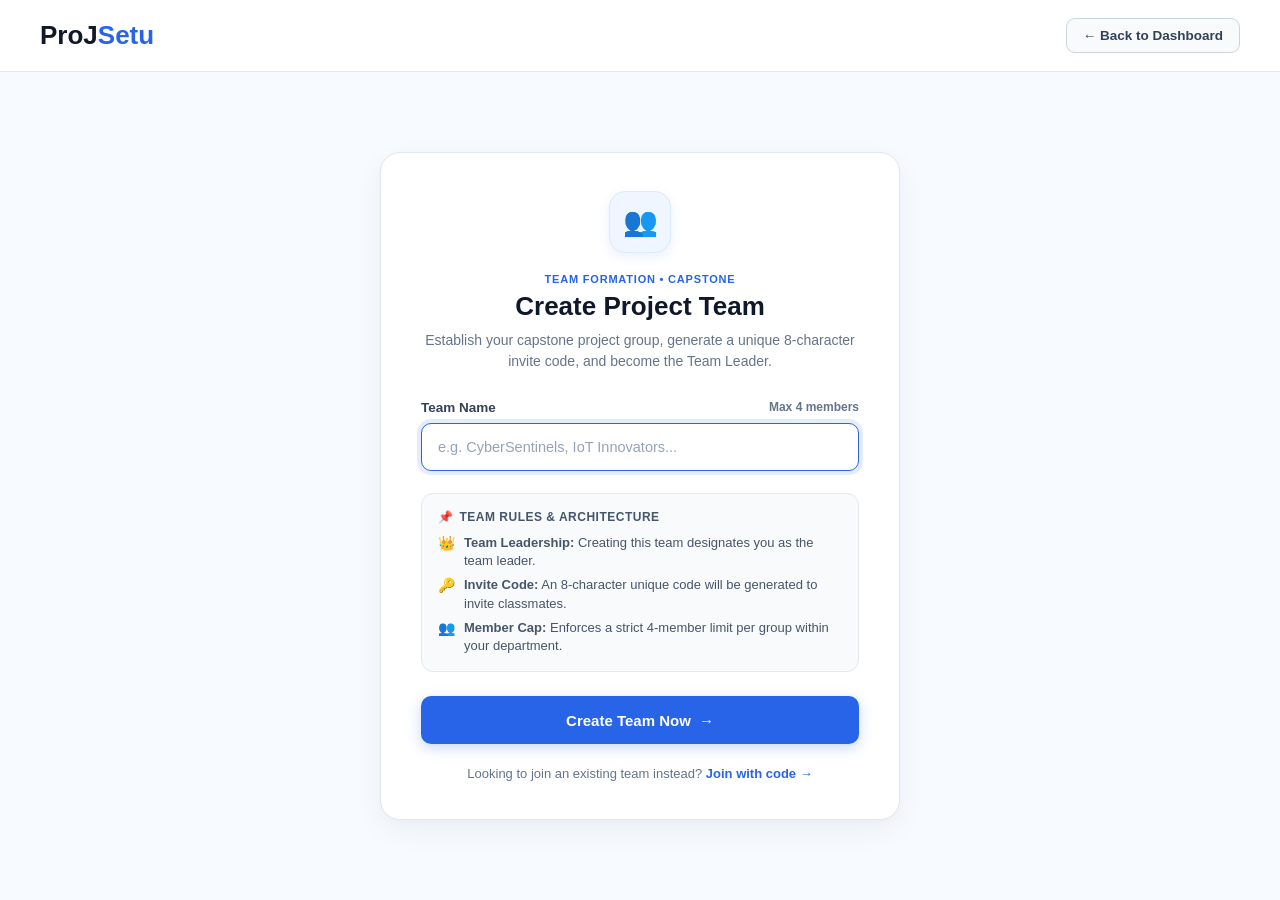
<file: src/main/resources/static/create-team.html>
<!DOCTYPE html>
<html lang="en">
<head>
    <meta charset="UTF-8">
    <meta name="viewport" content="width=device-width, initial-scale=1.0">
    <title>ProJSetu - Create Project Team</title>
    <link rel="stylesheet" href="css/create-team.css?v=2">
</head>
<body>

<!-- Top Navigation -->
<nav class="top-nav">
    <a href="dashboard.html" class="logo">
        ProJ<span>Setu</span>
    </a>

    <a href="dashboard.html" class="nav-back-btn">
        ← Back to Dashboard
    </a>
</nav>

<!-- Page Content -->
<main class="page-wrapper">
    <div class="form-card">

        <div class="card-top">
            <div class="card-icon-box">
                👥
            </div>
            <span class="badge-tag">TEAM FORMATION • CAPSTONE</span>
            <h1>Create Project Team</h1>
            <p>Establish your capstone project group, generate a unique 8-character invite code, and become the Team Leader.</p>
        </div>

        <form id="createTeamForm" onsubmit="handleCreateTeamSubmit(event)">
            <div class="form-group">
                <label for="teamName" class="form-label">
                    <span>Team Name</span>
                    <span class="label-hint">Max 4 members</span>
                </label>
                <input
                    type="text"
                    id="teamName"
                    class="form-input"
                    placeholder="e.g. CyberSentinels, IoT Innovators..."
                    required
                    autofocus
                    autocomplete="off"
                />
            </div>

            <div class="rules-box">
                <div class="rules-title">
                    <span>📌</span> Team Rules & Architecture
                </div>
                <div class="rule-item">
                    <span>👑</span>
                    <div><strong>Team Leadership:</strong> Creating this team designates you as the team leader.</div>
                </div>
                <div class="rule-item">
                    <span>🔑</span>
                    <div><strong>Invite Code:</strong> An 8-character unique code will be generated to invite classmates.</div>
                </div>
                <div class="rule-item">
                    <span>👥</span>
                    <div><strong>Member Cap:</strong> Enforces a strict 4-member limit per group within your department.</div>
                </div>
            </div>

            <button type="submit" class="btn-submit" id="createBtn">
                <span>Create Team Now</span>
                <span>→</span>
            </button>

            <!-- Message Alert -->
            <div id="messageBox" class="alert-box">
                <span id="messageIcon">⚠️</span>
                <span id="messageText"></span>
            </div>
        </form>

        <div class="card-footer-note">
            Looking to join an existing team instead?
            <a href="join-team.html">Join with code →</a>
        </div>

    </div>
</main>

<script src="js/create-team.js?v=2"></script>
</body>
</html>
</file>
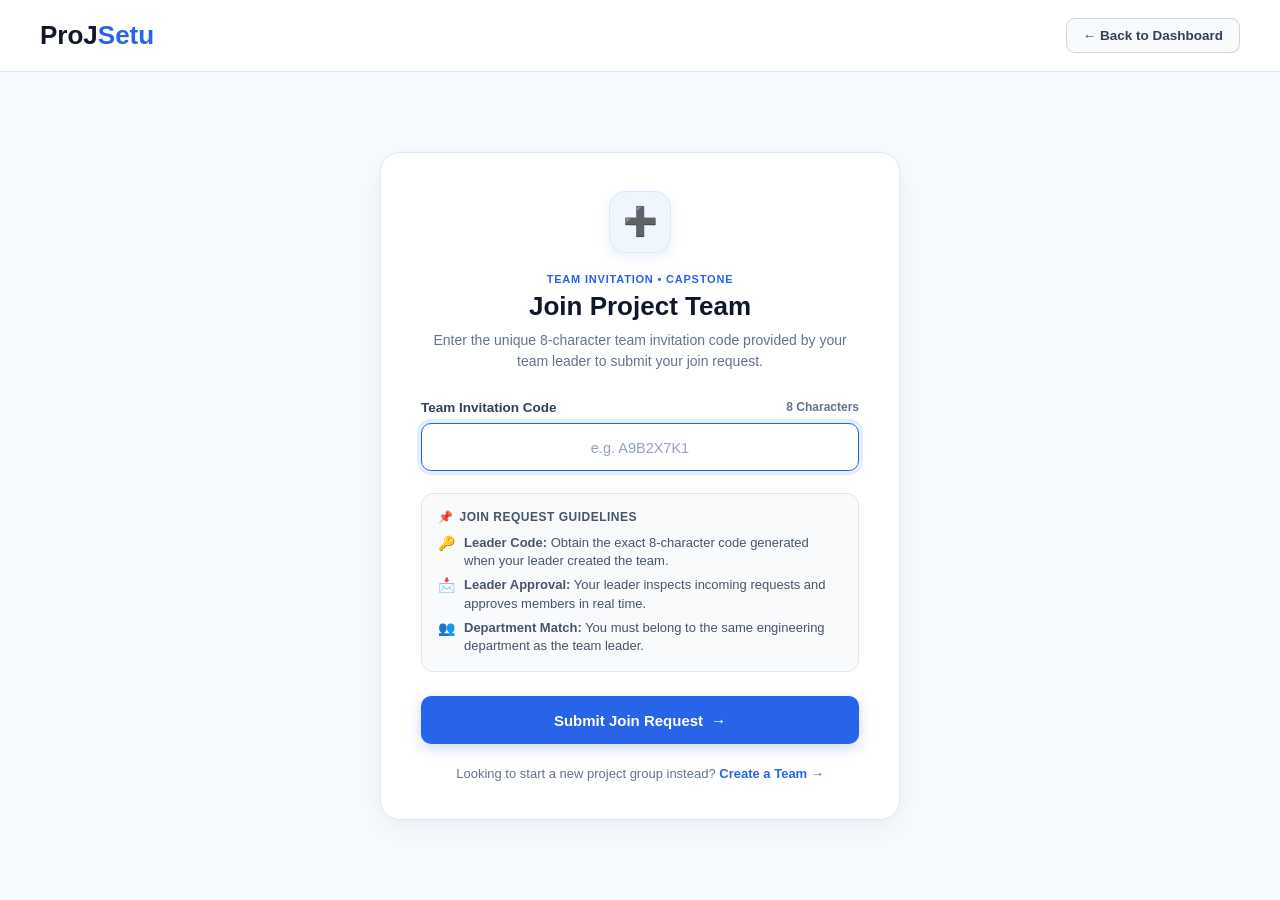
<file: src/main/resources/static/join-team.html>
<!DOCTYPE html>
<html lang="en">
<head>
    <meta charset="UTF-8">
    <meta name="viewport" content="width=device-width, initial-scale=1.0">
    <title>ProJSetu - Join Project Team</title>
    <link rel="stylesheet" href="css/join-team.css?v=2">
</head>
<body>

<!-- Top Navigation -->
<nav class="top-nav">
    <a href="dashboard.html" class="logo">
        ProJ<span>Setu</span>
    </a>

    <a href="dashboard.html" class="nav-back-btn">
        ← Back to Dashboard
    </a>
</nav>

<!-- Page Content -->
<main class="page-wrapper">
    <div class="form-card">

        <div class="card-top">
            <div class="card-icon-box">
                ➕
            </div>
            <span class="badge-tag">TEAM INVITATION • CAPSTONE</span>
            <h1>Join Project Team</h1>
            <p>Enter the unique 8-character team invitation code provided by your team leader to submit your join request.</p>
        </div>

        <form id="joinTeamForm" onsubmit="handleJoinTeamSubmit(event)">
            <div class="form-group">
                <label for="teamCode" class="form-label">
                    <span>Team Invitation Code</span>
                    <span class="label-hint">8 Characters</span>
                </label>
                <input
                    type="text"
                    id="teamCode"
                    class="form-input code-input"
                    placeholder="e.g. A9B2X7K1"
                    maxlength="10"
                    required
                    autofocus
                    autocomplete="off"
                    oninput="this.value = this.value.toUpperCase()"
                />
            </div>

            <div class="rules-box">
                <div class="rules-title">
                    <span>📌</span> Join Request Guidelines
                </div>
                <div class="rule-item">
                    <span>🔑</span>
                    <div><strong>Leader Code:</strong> Obtain the exact 8-character code generated when your leader created the team.</div>
                </div>
                <div class="rule-item">
                    <span>📩</span>
                    <div><strong>Leader Approval:</strong> Your leader inspects incoming requests and approves members in real time.</div>
                </div>
                <div class="rule-item">
                    <span>👥</span>
                    <div><strong>Department Match:</strong> You must belong to the same engineering department as the team leader.</div>
                </div>
            </div>

            <button type="submit" class="btn-submit" id="joinBtn">
                <span>Submit Join Request</span>
                <span>→</span>
            </button>

            <!-- Message Alert -->
            <div id="messageBox" class="alert-box">
                <span id="messageIcon">⚠️</span>
                <span id="messageText"></span>
            </div>
        </form>

        <div class="card-footer-note">
            Looking to start a new project group instead?
            <a href="create-team.html">Create a Team →</a>
        </div>

    </div>
</main>

<script src="js/join-team.js?v=2"></script>
</body>
</html>
</file>
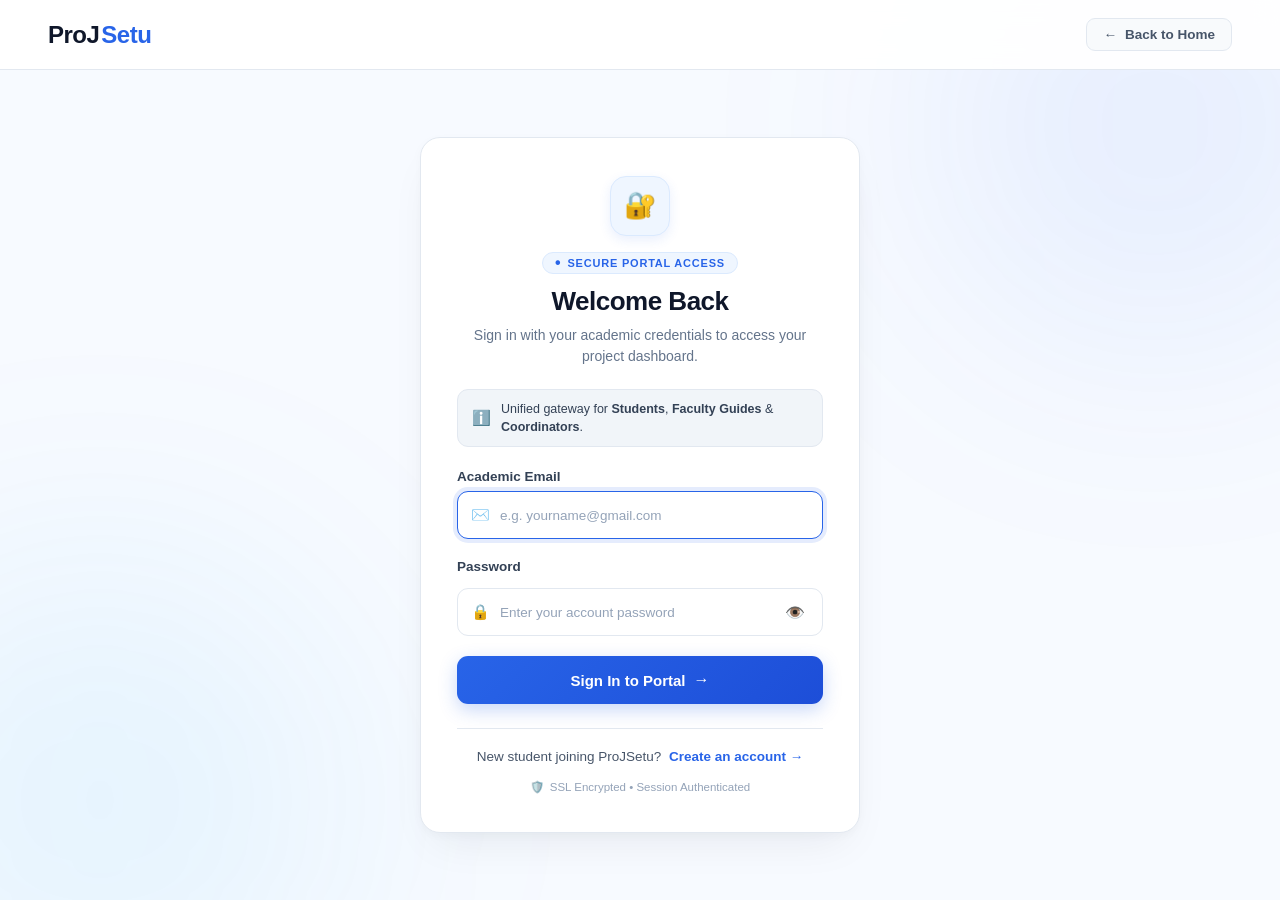
<file: src/main/resources/static/login.html>
<!DOCTYPE html>
<html lang="en">
<head>
    <meta charset="UTF-8">
    <meta name="viewport" content="width=device-width, initial-scale=1.0">
    <title>ProJSetu - Unified Portal Login</title>
    <!-- Favicon / Fonts -->
    <link rel="stylesheet" href="css/login.css?v=2">
</head>
<body>

    <!-- Background Ambient Glow -->
    <div class="ambient-glow glow-1"></div>
    <div class="ambient-glow glow-2"></div>

    <!-- Top Navigation -->
    <header class="top-nav">
        <a href="index.html" class="logo">
            ProJ<span>Setu</span>
        </a>
        <a href="index.html" class="nav-back-link">
            <span>←</span> Back to Home
        </a>
    </header>

    <!-- Main Container -->
    <main class="page-wrapper">
        <div class="login-card">

            <!-- Card Header -->
            <div class="card-header">
                <div class="header-icon-box">
                    🔐
                </div>
                <div class="badge-chip">
                    <span>•</span> SECURE PORTAL ACCESS
                </div>
                <h1>Welcome Back</h1>
                <p>Sign in with your academic credentials to access your project dashboard.</p>
            </div>

            <!-- Role Indicator Pill -->
            <div class="role-pill-info">
                <span class="role-pill-icon">ℹ️</span>
                <span class="role-pill-text">Unified gateway for <strong>Students</strong>, <strong>Faculty Guides</strong> &amp; <strong>Coordinators</strong>.</span>
            </div>

            <!-- Alert Message Box -->
            <div id="message" class="alert-box" style="display: none;" role="alert"></div>

            <!-- Login Form -->
            <form id="loginForm" autocomplete="on">

                <!-- Email Input -->
                <div class="form-group">
                    <label for="email" class="form-label">
                        <span>Academic Email</span>
                    </label>
                    <div class="input-wrapper">
                        <span class="input-icon">✉️</span>
                        <input
                            type="email"
                            id="email"
                            name="email"
                            placeholder="e.g. yourname@gmail.com"
                            required
                            autocomplete="username"
                            autofocus
                        >
                    </div>
                </div>

                <!-- Password Input -->
                <div class="form-group">
                    <div class="label-row">
                        <label for="password" class="form-label">Password</label>
                    </div>
                    <div class="input-wrapper">
                        <span class="input-icon">🔒</span>
                        <input
                            type="password"
                            id="password"
                            name="password"
                            placeholder="Enter your account password"
                            required
                            autocomplete="current-password"
                        >
                        <button type="button" id="togglePasswordBtn" class="toggle-pwd-btn" title="Toggle password visibility" aria-label="Toggle password visibility">
                            👁️
                        </button>
                    </div>
                </div>

                <!-- Submit Button -->
                <button type="submit" id="submitBtn" class="login-btn">
                    <span class="btn-text">Sign In to Portal</span>
                    <span class="btn-arrow">→</span>
                    <span class="btn-spinner" style="display: none;"></span>
                </button>

            </form>

            <!-- Card Footer Switch -->
            <div class="card-footer">
                <p class="register-text">
                    New student joining ProJSetu?
                    <a href="register.html" class="register-link">Create an account →</a>
                </p>
            </div>

            <!-- Security Badge -->
            <div class="security-note">
                <span>🛡️</span> SSL Encrypted • Session Authenticated
            </div>

        </div>
    </main>

    <!-- JavaScript -->
    <script src="js/login.js?v=2"></script>
</body>
</html>
</file>
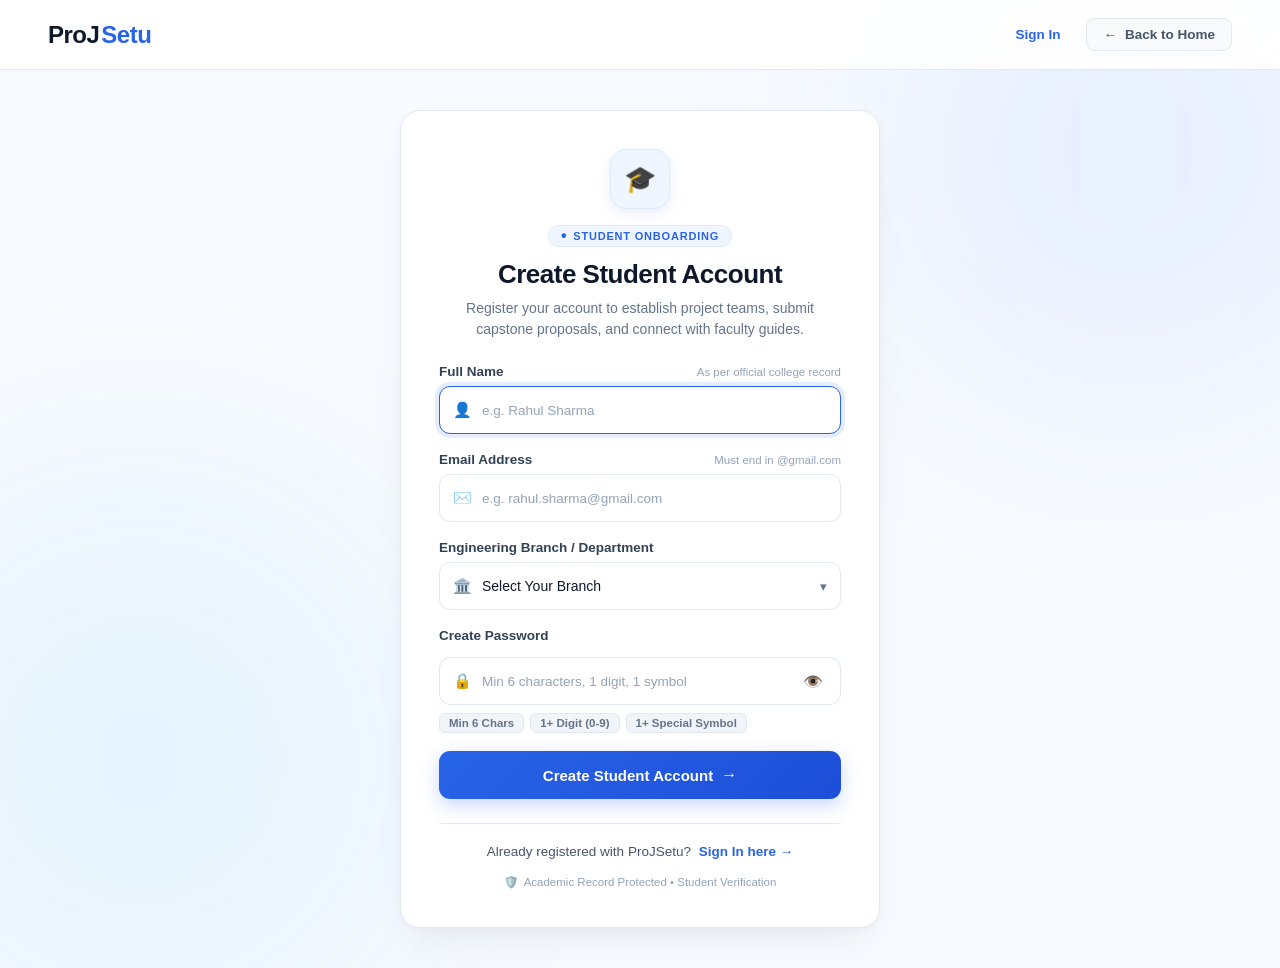
<file: src/main/resources/static/register.html>
<!DOCTYPE html>
<html lang="en">
<head>
    <meta charset="UTF-8">
    <meta name="viewport" content="width=device-width, initial-scale=1.0">
    <title>ProJSetu - Student Registration</title>
    <link rel="stylesheet" href="css/register.css?v=2">
</head>
<body>

    <!-- Background Ambient Glow -->
    <div class="ambient-glow glow-1"></div>
    <div class="ambient-glow glow-2"></div>

    <!-- Top Navigation -->
    <header class="top-nav">
        <a href="index.html" class="logo">
            ProJ<span>Setu</span>
        </a>
        <div class="nav-actions">
            <a href="login.html" class="nav-login-link">
                Sign In
            </a>
            <a href="index.html" class="nav-back-link">
                <span>←</span> Back to Home
            </a>
        </div>
    </header>

    <!-- Main Container -->
    <main class="page-wrapper">
        <div class="register-card">

            <!-- Card Header -->
            <div class="card-header">
                <div class="header-icon-box">
                    🎓
                </div>
                <div class="badge-chip">
                    <span>•</span> STUDENT ONBOARDING
                </div>
                <h1>Create Student Account</h1>
                <p>Register your account to establish project teams, submit capstone proposals, and connect with faculty guides.</p>
            </div>

            <!-- Alert Message Box -->
            <div id="message" class="alert-box" style="display: none;" role="alert"></div>

            <!-- Registration Form -->
            <form id="registerForm" autocomplete="on">

                <!-- Full Name Input -->
                <div class="form-group">
                    <label for="fullName" class="form-label">
                        <span>Full Name</span>
                        <span class="label-hint">As per official college record</span>
                    </label>
                    <div class="input-wrapper">
                        <span class="input-icon">👤</span>
                        <input
                            type="text"
                            id="fullName"
                            name="fullName"
                            placeholder="e.g. Rahul Sharma"
                            required
                            autocomplete="name"
                            autofocus
                        >
                    </div>
                </div>

                <!-- Academic Email Input -->
                <div class="form-group">
                    <label for="email" class="form-label">
                        <span>Email Address</span>
                        <span class="label-hint">Must end in @gmail.com</span>
                    </label>
                    <div class="input-wrapper">
                        <span class="input-icon">✉️</span>
                        <input
                            type="email"
                            id="email"
                            name="email"
                            placeholder="e.g. rahul.sharma@gmail.com"
                            required
                            autocomplete="email"
                        >
                    </div>
                </div>

                <!-- Engineering Branch Dropdown -->
                <div class="form-group">
                    <label for="department" class="form-label">
                        <span>Engineering Branch / Department</span>
                    </label>
                    <div class="input-wrapper select-wrapper">
                        <span class="input-icon">🏛️</span>
                        <select id="department" name="department" required>
                            <option value="" disabled selected>Select Your Branch</option>
                            <option value="CSE">CSE - Computer Science &amp; Engineering</option>
                            <option value="IT">IT - Information Technology</option>
                            <option value="AIML">AIML - Artificial Intelligence &amp; ML</option>
                            <option value="AIDS">AIDS - AI &amp; Data Science</option>
                            <option value="DS">DS - Data Science</option>
                            <option value="ETC">ETC - Electronics &amp; Telecommunication</option>
                            <option value="EE">EE - Electrical Engineering</option>
                            <option value="MECH">MECH - Mechanical Engineering</option>
                            <option value="CIVIL">CIVIL - Civil Engineering</option>
                        </select>
                        <span class="select-chevron">▾</span>
                    </div>
                </div>

                <!-- Password Input -->
                <div class="form-group">
                    <div class="label-row">
                        <label for="password" class="form-label">Create Password</label>
                    </div>
                    <div class="input-wrapper">
                        <span class="input-icon">🔒</span>
                        <input
                            type="password"
                            id="password"
                            name="password"
                            placeholder="Min 6 characters, 1 digit, 1 symbol"
                            required
                            autocomplete="new-password"
                        >
                        <button type="button" id="togglePasswordBtn" class="toggle-pwd-btn" title="Toggle password visibility" aria-label="Toggle password visibility">
                            👁️
                        </button>
                    </div>

                    <!-- Password Policy Badges -->
                    <div class="password-rules" id="passwordRules">
                        <span class="rule-chip" id="ruleLen">Min 6 Chars</span>
                        <span class="rule-chip" id="ruleDigit">1+ Digit (0-9)</span>
                        <span class="rule-chip" id="ruleSpecial">1+ Special Symbol</span>
                    </div>
                </div>

                <!-- Submit Button -->
                <button type="submit" id="registerBtn" class="register-btn">
                    <span class="btn-text">Create Student Account</span>
                    <span class="btn-arrow">→</span>
                    <span class="btn-spinner" style="display: none;"></span>
                </button>

            </form>

            <!-- Card Footer Switch -->
            <div class="card-footer">
                <p class="login-link-text">
                    Already registered with ProJSetu?
                    <a href="login.html" class="login-nav-link">Sign In here →</a>
                </p>
            </div>

            <!-- Security Badge -->
            <div class="security-note">
                <span>🛡️</span> Academic Record Protected • Student Verification
            </div>

        </div>
    </main>

    <!-- JavaScript -->
    <script src="js/register.js?v=2"></script>
</body>
</html>
</file>
<file: src/main/resources/static/css/create-team.css>
/* =====================================================
   PROJSETU - CREATE TEAM PAGE STYLESHEET
   Matching Royal Navy & Glassmorphic Dashboard Design System
   ===================================================== */

* {
    margin: 0;
    padding: 0;
    box-sizing: border-box;
}

body {
    font-family: Arial, Helvetica, sans-serif;
    background: #f7faff;
    color: #0f172a;
    min-height: 100vh;
    display: flex;
    flex-direction: column;
}

/* =====================================================
   TOP NAVIGATION BAR
   ===================================================== */
.top-nav {
    display: flex;
    align-items: center;
    justify-content: space-between;
    padding: 18px 40px;
    background: #ffffff;
    border-bottom: 1px solid #e5eaf2;
}

.logo {
    font-size: 26px;
    font-weight: 800;
    color: #111827;
    text-decoration: none;
}

.logo span {
    color: #2864e8;
}

.nav-back-btn {
    display: inline-flex;
    align-items: center;
    gap: 8px;
    padding: 9px 16px;
    background: #f8fafc;
    border: 1px solid #cbd5e1;
    border-radius: 9px;
    color: #334155;
    font-size: 13.5px;
    font-weight: 700;
    text-decoration: none;
    transition: 0.2s ease;
}

.nav-back-btn:hover {
    background: #f1f5f9;
    border-color: #94a3b8;
    color: #0f172a;
    transform: translateY(-1px);
}

/* =====================================================
   MAIN CARD CONTAINER
   ===================================================== */
.page-wrapper {
    flex: 1;
    display: flex;
    align-items: center;
    justify-content: center;
    padding: 40px 20px;
}

.form-card {
    width: 100%;
    max-width: 520px;
    background: #ffffff;
    border: 1px solid #e2e8f0;
    border-radius: 20px;
    padding: 38px 40px;
    box-shadow: 0 10px 30px rgba(15, 23, 42, 0.05), 0 2px 8px rgba(15, 23, 42, 0.02);
}

/* =====================================================
   HEADER & ICON
   ===================================================== */
.card-top {
    text-align: center;
    margin-bottom: 28px;
}

.card-icon-box {
    width: 62px;
    height: 62px;
    margin: 0 auto 16px;
    background: #eff6ff;
    border: 1px solid #dbeafe;
    border-radius: 16px;
    display: flex;
    align-items: center;
    justify-content: center;
    font-size: 28px;
    color: #2563eb;
    box-shadow: 0 4px 12px rgba(37, 99, 235, 0.1);
}

.badge-tag {
    display: inline-block;
    color: #2563eb;
    font-size: 11px;
    font-weight: 800;
    letter-spacing: 0.8px;
    text-transform: uppercase;
    margin-bottom: 6px;
}

.card-top h1 {
    font-size: 26px;
    font-weight: 800;
    color: #0f172a;
    margin-bottom: 8px;
}

.card-top p {
    font-size: 14px;
    color: #64748b;
    line-height: 1.5;
}

/* =====================================================
   FORM CONTROLS
   ===================================================== */
.form-group {
    margin-bottom: 22px;
}

.form-label {
    display: flex;
    justify-content: space-between;
    align-items: center;
    font-size: 13.5px;
    font-weight: 700;
    color: #334155;
    margin-bottom: 8px;
}

.label-hint {
    font-size: 12px;
    font-weight: 600;
    color: #64748b;
}

.form-input {
    width: 100%;
    height: 48px;
    padding: 12px 16px;
    font-size: 14.5px;
    color: #0f172a;
    background: #ffffff;
    border: 1.5px solid #cbd5e1;
    border-radius: 10px;
    outline: none;
    transition: 0.2s ease;
}

.form-input:focus {
    border-color: #2864e8;
    box-shadow: 0 0 0 4px rgba(40, 100, 232, 0.12);
}

.form-input::placeholder {
    color: #94a3b8;
}

/* =====================================================
   RULES CHECKLIST BOX
   ===================================================== */
.rules-box {
    background: #f8fafc;
    border: 1px solid #e2e8f0;
    border-radius: 12px;
    padding: 16px;
    margin-bottom: 24px;
}

.rules-title {
    font-size: 12px;
    font-weight: 800;
    color: #475569;
    text-transform: uppercase;
    letter-spacing: 0.5px;
    margin-bottom: 10px;
    display: flex;
    align-items: center;
    gap: 6px;
}

.rule-item {
    display: flex;
    align-items: flex-start;
    gap: 9px;
    font-size: 13px;
    color: #475569;
    margin-bottom: 6px;
    line-height: 1.4;
}

.rule-item:last-child {
    margin-bottom: 0;
}

.rule-item span {
    font-size: 14px;
    flex-shrink: 0;
}

/* =====================================================
   SUBMIT BUTTON & ACTIONS
   ===================================================== */
.btn-submit {
    width: 100%;
    height: 48px;
    background: #2864e8;
    color: #ffffff;
    border: none;
    border-radius: 10px;
    font-size: 15px;
    font-weight: 700;
    cursor: pointer;
    display: flex;
    align-items: center;
    justify-content: center;
    gap: 8px;
    transition: 0.2s ease;
    box-shadow: 0 4px 14px rgba(40, 100, 232, 0.25);
}

.btn-submit:hover:not(:disabled) {
    background: #1d4ed8;
    transform: translateY(-1px);
    box-shadow: 0 6px 18px rgba(40, 100, 232, 0.35);
}

.btn-submit:disabled {
    opacity: 0.6;
    cursor: not-allowed;
    transform: none;
}

/* =====================================================
   STATUS & ALERT MESSAGES
   ===================================================== */
.alert-box {
    margin-top: 18px;
    padding: 12px 16px;
    border-radius: 10px;
    font-size: 13.5px;
    font-weight: 600;
    display: none;
    align-items: center;
    gap: 10px;
}

.alert-box.alert-error {
    display: flex;
    background: #fee2e2;
    border: 1px solid #fecaca;
    color: #b91c1c;
}

.alert-box.alert-success {
    display: flex;
    background: #dcfce7;
    border: 1px solid #bbf7d0;
    color: #15803d;
}

/* Footer note */
.card-footer-note {
    text-align: center;
    margin-top: 22px;
    font-size: 13px;
    color: #64748b;
}

.card-footer-note a {
    color: #2864e8;
    font-weight: 700;
    text-decoration: none;
}

.card-footer-note a:hover {
    text-decoration: underline;
}
</file>
<file: src/main/resources/static/css/join-team.css>
/* =====================================================
   PROJSETU - JOIN TEAM PAGE STYLESHEET
   Matching Royal Navy & Glassmorphic Dashboard Design System
   ===================================================== */
@import url('create-team.css');

/* Customizations for Join Team Code Input */
.code-input {
    font-family: monospace;
    font-size: 18px !important;
    font-weight: 700 !important;
    letter-spacing: 3px !important;
    text-transform: uppercase !important;
    text-align: center;
}

.code-input::placeholder {
    letter-spacing: normal;
    text-transform: none;
    font-family: Arial, sans-serif;
    font-size: 14.5px;
    font-weight: normal;
}
</file>
<file: src/main/resources/static/css/login.css>
/* =====================================================
   PROJSETU - UNIFIED LOGIN STYLESHEET
   Royal Navy & Glassmorphic Design System
   ===================================================== */

:root {
    --primary: #2864e8;
    --primary-hover: #1d4ed8;
    --primary-light: #eff6ff;
    --primary-border: #dbeafe;
    --slate-900: #0f172a;
    --slate-800: #1e293b;
    --slate-700: #334155;
    --slate-600: #475569;
    --slate-500: #64748b;
    --slate-400: #94a3b8;
    --slate-200: #e2e8f0;
    --slate-100: #f1f5f9;
    --slate-50: #f8fafc;
    --card-bg: #ffffff;
    --danger-bg: #fef2f2;
    --danger-border: #fecaca;
    --danger-text: #b91c1c;
    --success-bg: #ecfdf5;
    --success-border: #a7f3d0;
    --success-text: #065f46;
}

* {
    margin: 0;
    padding: 0;
    box-sizing: border-box;
}

body {
    font-family: -apple-system, BlinkMacSystemFont, "Segoe UI", Roboto, "Helvetica Neue", Arial, sans-serif;
    background: #f7faff;
    color: var(--slate-800);
    min-height: 100vh;
    display: flex;
    flex-direction: column;
    position: relative;
    overflow-x: hidden;
}

/* =====================================================
   BACKGROUND AMBIENT GLOWS
   ===================================================== */
.ambient-glow {
    position: fixed;
    border-radius: 50%;
    filter: blur(120px);
    pointer-events: none;
    z-index: 0;
}

.glow-1 {
    width: 450px;
    height: 450px;
    top: -100px;
    right: -100px;
    background: rgba(40, 100, 232, 0.08);
}

.glow-2 {
    width: 500px;
    height: 500px;
    bottom: -150px;
    left: -150px;
    background: rgba(14, 165, 233, 0.07);
}

/* =====================================================
   TOP NAVIGATION
   ===================================================== */
.top-nav {
    display: flex;
    align-items: center;
    justify-content: space-between;
    padding: 18px 48px;
    background: rgba(255, 255, 255, 0.92);
    backdrop-filter: blur(12px);
    border-bottom: 1px solid var(--slate-200);
    position: relative;
    z-index: 10;
}

.logo {
    font-size: 24px;
    font-weight: 800;
    color: var(--slate-900);
    text-decoration: none;
    letter-spacing: -0.5px;
    display: flex;
    align-items: center;
    gap: 2px;
}

.logo span {
    color: var(--primary);
}

.nav-back-link {
    display: inline-flex;
    align-items: center;
    gap: 8px;
    padding: 8px 16px;
    background: var(--slate-50);
    border: 1px solid var(--slate-200);
    border-radius: 9px;
    color: var(--slate-600);
    font-size: 13.5px;
    font-weight: 600;
    text-decoration: none;
    transition: all 0.2s ease;
}

.nav-back-link:hover {
    background: #ffffff;
    border-color: var(--slate-400);
    color: var(--slate-900);
    transform: translateY(-1px);
    box-shadow: 0 2px 6px rgba(15, 23, 42, 0.04);
}

/* =====================================================
   PAGE WRAPPER & CARD
   ===================================================== */
.page-wrapper {
    flex: 1;
    display: flex;
    align-items: center;
    justify-content: center;
    padding: 40px 20px;
    position: relative;
    z-index: 1;
}

.login-card {
    width: 100%;
    max-width: 440px;
    background: var(--card-bg);
    border: 1px solid var(--slate-200);
    border-radius: 20px;
    padding: 38px 36px;
    box-shadow:
        0 20px 45px -15px rgba(15, 23, 42, 0.08),
        0 4px 12px rgba(15, 23, 42, 0.03);
    animation: cardAppear 0.4s cubic-bezier(0.16, 1, 0.3, 1) forwards;
}

@keyframes cardAppear {
    from {
        opacity: 0;
        transform: translateY(14px);
    }
    to {
        opacity: 1;
        transform: translateY(0);
    }
}

/* =====================================================
   CARD HEADER
   ===================================================== */
.card-header {
    text-align: center;
    margin-bottom: 22px;
}

.header-icon-box {
    width: 60px;
    height: 60px;
    margin: 0 auto 16px;
    background: var(--primary-light);
    border: 1px solid var(--primary-border);
    border-radius: 16px;
    display: flex;
    align-items: center;
    justify-content: center;
    font-size: 26px;
    box-shadow: 0 4px 12px rgba(40, 100, 232, 0.1);
}

.badge-chip {
    display: inline-flex;
    align-items: center;
    gap: 6px;
    background: var(--primary-light);
    color: var(--primary);
    font-size: 11px;
    font-weight: 700;
    letter-spacing: 0.8px;
    text-transform: uppercase;
    padding: 4px 12px;
    border-radius: 20px;
    margin-bottom: 12px;
    border: 1px solid var(--primary-border);
}

.badge-chip span {
    font-size: 16px;
    line-height: 0;
}

.card-header h1 {
    font-size: 26px;
    font-weight: 800;
    color: var(--slate-900);
    letter-spacing: -0.5px;
    margin-bottom: 8px;
}

.card-header p {
    font-size: 14px;
    color: var(--slate-500);
    line-height: 1.5;
}

/* =====================================================
   ROLE PILL INFO
   ===================================================== */
.role-pill-info {
    display: flex;
    align-items: center;
    gap: 10px;
    background: #f1f5f9;
    border: 1px solid var(--slate-200);
    padding: 10px 14px;
    border-radius: 11px;
    margin-bottom: 22px;
    font-size: 12.5px;
    color: var(--slate-700);
    line-height: 1.45;
}

.role-pill-icon {
    font-size: 15px;
    flex-shrink: 0;
}

/* =====================================================
   ALERT / MESSAGE BOX
   ===================================================== */
.alert-box {
    padding: 12px 16px;
    border-radius: 11px;
    font-size: 13.5px;
    font-weight: 500;
    line-height: 1.45;
    margin-bottom: 20px;
    animation: fadeIn 0.2s ease-in-out;
}

.alert-box.alert-error {
    background: var(--danger-bg);
    border: 1px solid var(--danger-border);
    color: var(--danger-text);
}

.alert-box.alert-success {
    background: var(--success-bg);
    border: 1px solid var(--success-border);
    color: var(--success-text);
}

@keyframes fadeIn {
    from { opacity: 0; transform: translateY(-4px); }
    to { opacity: 1; transform: translateY(0); }
}

/* =====================================================
   FORM & INPUTS
   ===================================================== */
.form-group {
    margin-bottom: 20px;
}

.form-label {
    display: block;
    font-size: 13.5px;
    font-weight: 600;
    color: var(--slate-700);
    margin-bottom: 7px;
}

.label-row {
    display: flex;
    align-items: center;
    justify-content: space-between;
    margin-bottom: 7px;
}

.input-wrapper {
    position: relative;
    display: flex;
    align-items: center;
}

.input-icon {
    position: absolute;
    left: 14px;
    font-size: 15px;
    color: var(--slate-400);
    pointer-events: none;
    z-index: 2;
    display: flex;
    align-items: center;
    justify-content: center;
}

.input-wrapper input {
    width: 100%;
    height: 48px;
    padding: 0 14px 0 42px;
    background: #ffffff;
    border: 1.5px solid var(--slate-200);
    border-radius: 11px;
    font-size: 14px;
    color: var(--slate-900);
    outline: none;
    transition: all 0.2s ease;
}

.input-wrapper input::placeholder {
    color: var(--slate-400);
    font-size: 13.5px;
}

.input-wrapper input:hover {
    border-color: var(--slate-400);
}

.input-wrapper input:focus {
    border-color: var(--primary);
    box-shadow: 0 0 0 4px rgba(40, 100, 232, 0.12);
    background: #ffffff;
}

/* Password Toggle */
.toggle-pwd-btn {
    position: absolute;
    right: 12px;
    background: none;
    border: none;
    font-size: 16px;
    cursor: pointer;
    color: var(--slate-500);
    padding: 6px;
    border-radius: 6px;
    display: flex;
    align-items: center;
    justify-content: center;
    transition: background 0.15s ease;
}

.toggle-pwd-btn:hover {
    background: var(--slate-100);
}

/* =====================================================
   SUBMIT BUTTON
   ===================================================== */
.login-btn {
    width: 100%;
    height: 48px;
    background: linear-gradient(135deg, #2864e8 0%, #1d4ed8 100%);
    border: none;
    border-radius: 11px;
    color: #ffffff;
    font-size: 15px;
    font-weight: 700;
    cursor: pointer;
    display: flex;
    align-items: center;
    justify-content: center;
    gap: 8px;
    box-shadow: 0 6px 18px rgba(40, 100, 232, 0.25);
    transition: all 0.2s ease;
    margin-top: 6px;
}

.login-btn:hover {
    background: linear-gradient(135deg, #2256c9 0%, #1742be 100%);
    transform: translateY(-1.5px);
    box-shadow: 0 8px 24px rgba(40, 100, 232, 0.32);
}

.login-btn:active {
    transform: translateY(0);
}

.login-btn:disabled {
    opacity: 0.7;
    cursor: not-allowed;
    transform: none !important;
}

.btn-arrow {
    font-size: 16px;
    transition: transform 0.2s ease;
}

.login-btn:hover .btn-arrow {
    transform: translateX(3px);
}

/* Spinner */
.btn-spinner {
    width: 18px;
    height: 18px;
    border: 2px solid rgba(255, 255, 255, 0.3);
    border-top-color: #ffffff;
    border-radius: 50%;
    animation: spin 0.7s linear infinite;
}

@keyframes spin {
    to { transform: rotate(360deg); }
}

/* =====================================================
   CARD FOOTER
   ===================================================== */
.card-footer {
    margin-top: 24px;
    padding-top: 20px;
    border-top: 1px solid var(--slate-200);
    text-align: center;
}

.register-text {
    font-size: 13.5px;
    color: var(--slate-600);
}

.register-link {
    color: var(--primary);
    font-weight: 700;
    text-decoration: none;
    margin-left: 4px;
    transition: color 0.15s ease;
}

.register-link:hover {
    color: var(--primary-hover);
    text-decoration: underline;
}

/* =====================================================
   SECURITY BADGE
   ===================================================== */
.security-note {
    margin-top: 16px;
    text-align: center;
    font-size: 11.5px;
    color: var(--slate-400);
    display: flex;
    align-items: center;
    justify-content: center;
    gap: 6px;
}

/* =====================================================
   RESPONSIVE
   ===================================================== */
@media (max-width: 540px) {
    .top-nav {
        padding: 14px 20px;
    }

    .login-card {
        padding: 28px 22px;
        border-radius: 16px;
    }

    .card-header h1 {
        font-size: 22px;
    }
}
</file>
<file: src/main/resources/static/css/register.css>
/* =====================================================
   PROJSETU - STUDENT REGISTRATION STYLESHEET
   Royal Navy & Glassmorphic Design System
   ===================================================== */

:root {
    --primary: #2864e8;
    --primary-hover: #1d4ed8;
    --primary-light: #eff6ff;
    --primary-border: #dbeafe;
    --slate-900: #0f172a;
    --slate-800: #1e293b;
    --slate-700: #334155;
    --slate-600: #475569;
    --slate-500: #64748b;
    --slate-400: #94a3b8;
    --slate-200: #e2e8f0;
    --slate-100: #f1f5f9;
    --slate-50: #f8fafc;
    --card-bg: #ffffff;
    --danger-bg: #fef2f2;
    --danger-border: #fecaca;
    --danger-text: #b91c1c;
    --success-bg: #ecfdf5;
    --success-border: #a7f3d0;
    --success-text: #065f46;
}

* {
    margin: 0;
    padding: 0;
    box-sizing: border-box;
}

body {
    font-family: -apple-system, BlinkMacSystemFont, "Segoe UI", Roboto, "Helvetica Neue", Arial, sans-serif;
    background: #f7faff;
    color: var(--slate-800);
    min-height: 100vh;
    display: flex;
    flex-direction: column;
    position: relative;
    overflow-x: hidden;
}

/* =====================================================
   BACKGROUND AMBIENT GLOWS
   ===================================================== */
.ambient-glow {
    position: fixed;
    border-radius: 50%;
    filter: blur(120px);
    pointer-events: none;
    z-index: 0;
}

.glow-1 {
    width: 460px;
    height: 460px;
    top: -80px;
    right: -80px;
    background: rgba(40, 100, 232, 0.08);
}

.glow-2 {
    width: 520px;
    height: 520px;
    bottom: -120px;
    left: -120px;
    background: rgba(14, 165, 233, 0.07);
}

/* =====================================================
   TOP NAVIGATION
   ===================================================== */
.top-nav {
    display: flex;
    align-items: center;
    justify-content: space-between;
    padding: 18px 48px;
    background: rgba(255, 255, 255, 0.92);
    backdrop-filter: blur(12px);
    border-bottom: 1px solid var(--slate-200);
    position: relative;
    z-index: 10;
}

.logo {
    font-size: 24px;
    font-weight: 800;
    color: var(--slate-900);
    text-decoration: none;
    letter-spacing: -0.5px;
    display: flex;
    align-items: center;
    gap: 2px;
}

.logo span {
    color: var(--primary);
}

.nav-actions {
    display: flex;
    align-items: center;
    gap: 12px;
}

.nav-login-link {
    font-size: 13.5px;
    font-weight: 600;
    color: var(--primary);
    text-decoration: none;
    padding: 8px 14px;
    border-radius: 9px;
    transition: 0.2s ease;
}

.nav-login-link:hover {
    background: var(--primary-light);
}

.nav-back-link {
    display: inline-flex;
    align-items: center;
    gap: 8px;
    padding: 8px 16px;
    background: var(--slate-50);
    border: 1px solid var(--slate-200);
    border-radius: 9px;
    color: var(--slate-600);
    font-size: 13.5px;
    font-weight: 600;
    text-decoration: none;
    transition: all 0.2s ease;
}

.nav-back-link:hover {
    background: #ffffff;
    border-color: var(--slate-400);
    color: var(--slate-900);
    transform: translateY(-1px);
    box-shadow: 0 2px 6px rgba(15, 23, 42, 0.04);
}

/* =====================================================
   PAGE WRAPPER & CARD
   ===================================================== */
.page-wrapper {
    flex: 1;
    display: flex;
    align-items: center;
    justify-content: center;
    padding: 40px 20px;
    position: relative;
    z-index: 1;
}

.register-card {
    width: 100%;
    max-width: 480px;
    background: var(--card-bg);
    border: 1px solid var(--slate-200);
    border-radius: 20px;
    padding: 38px 38px;
    box-shadow:
        0 20px 45px -15px rgba(15, 23, 42, 0.08),
        0 4px 12px rgba(15, 23, 42, 0.03);
    animation: cardAppear 0.4s cubic-bezier(0.16, 1, 0.3, 1) forwards;
}

@keyframes cardAppear {
    from {
        opacity: 0;
        transform: translateY(14px);
    }
    to {
        opacity: 1;
        transform: translateY(0);
    }
}

/* =====================================================
   CARD HEADER
   ===================================================== */
.card-header {
    text-align: center;
    margin-bottom: 24px;
}

.header-icon-box {
    width: 60px;
    height: 60px;
    margin: 0 auto 16px;
    background: var(--primary-light);
    border: 1px solid var(--primary-border);
    border-radius: 16px;
    display: flex;
    align-items: center;
    justify-content: center;
    font-size: 26px;
    box-shadow: 0 4px 12px rgba(40, 100, 232, 0.1);
}

.badge-chip {
    display: inline-flex;
    align-items: center;
    gap: 6px;
    background: var(--primary-light);
    color: var(--primary);
    font-size: 11px;
    font-weight: 700;
    letter-spacing: 0.8px;
    text-transform: uppercase;
    padding: 4px 12px;
    border-radius: 20px;
    margin-bottom: 12px;
    border: 1px solid var(--primary-border);
}

.badge-chip span {
    font-size: 16px;
    line-height: 0;
}

.card-header h1 {
    font-size: 26px;
    font-weight: 800;
    color: var(--slate-900);
    letter-spacing: -0.5px;
    margin-bottom: 8px;
}

.card-header p {
    font-size: 14px;
    color: var(--slate-500);
    line-height: 1.5;
}

/* =====================================================
   ALERT / MESSAGE BOX
   ===================================================== */
.alert-box {
    padding: 12px 16px;
    border-radius: 11px;
    font-size: 13.5px;
    font-weight: 500;
    line-height: 1.45;
    margin-bottom: 22px;
    animation: fadeIn 0.2s ease-in-out;
}

.alert-box.alert-error {
    background: var(--danger-bg);
    border: 1px solid var(--danger-border);
    color: var(--danger-text);
}

.alert-box.alert-success {
    background: var(--success-bg);
    border: 1px solid var(--success-border);
    color: var(--success-text);
}

.alert-box a.login-action-btn,
.alert-box button.login-action-btn {
    display: inline-flex;
    align-items: center;
    justify-content: center;
    gap: 6px;
    width: 100%;
    margin-top: 10px;
    padding: 10px 16px;
    background: var(--primary);
    color: #ffffff;
    font-size: 13.5px;
    font-weight: 700;
    border-radius: 8px;
    border: none;
    text-decoration: none;
    cursor: pointer;
    transition: 0.2s ease;
}

.alert-box button.login-action-btn:hover,
.alert-box a.login-action-btn:hover {
    background: var(--primary-hover);
    transform: translateY(-1px);
}

@keyframes fadeIn {
    from { opacity: 0; transform: translateY(-4px); }
    to { opacity: 1; transform: translateY(0); }
}

/* =====================================================
   FORM & INPUTS
   ===================================================== */
.form-group {
    margin-bottom: 18px;
}

.form-label {
    display: flex;
    align-items: center;
    justify-content: space-between;
    font-size: 13.5px;
    font-weight: 600;
    color: var(--slate-700);
    margin-bottom: 7px;
}

.label-hint {
    font-size: 11.5px;
    font-weight: 500;
    color: var(--slate-400);
}

.label-row {
    display: flex;
    align-items: center;
    justify-content: space-between;
    margin-bottom: 7px;
}

.input-wrapper {
    position: relative;
    display: flex;
    align-items: center;
}

.input-icon {
    position: absolute;
    left: 14px;
    font-size: 15px;
    color: var(--slate-400);
    pointer-events: none;
    z-index: 2;
    display: flex;
    align-items: center;
    justify-content: center;
}

.input-wrapper input,
.input-wrapper select {
    width: 100%;
    height: 48px;
    padding: 0 14px 0 42px;
    background: #ffffff;
    border: 1.5px solid var(--slate-200);
    border-radius: 11px;
    font-size: 14px;
    color: var(--slate-900);
    outline: none;
    transition: all 0.2s ease;
    font-family: inherit;
}

.input-wrapper input::placeholder {
    color: var(--slate-400);
    font-size: 13.5px;
}

.input-wrapper input:hover,
.input-wrapper select:hover {
    border-color: var(--slate-400);
}

.input-wrapper input:focus,
.input-wrapper select:focus {
    border-color: var(--primary);
    box-shadow: 0 0 0 4px rgba(40, 100, 232, 0.12);
    background: #ffffff;
}

/* Custom Select */
.select-wrapper select {
    cursor: pointer;
    appearance: none;
    -webkit-appearance: none;
    padding-right: 38px;
}

.select-chevron {
    position: absolute;
    right: 14px;
    pointer-events: none;
    color: var(--slate-500);
    font-size: 13px;
}

/* Password Toggle */
.toggle-pwd-btn {
    position: absolute;
    right: 12px;
    background: none;
    border: none;
    font-size: 16px;
    cursor: pointer;
    color: var(--slate-500);
    padding: 6px;
    border-radius: 6px;
    display: flex;
    align-items: center;
    justify-content: center;
    transition: background 0.15s ease;
}

.toggle-pwd-btn:hover {
    background: var(--slate-100);
}

/* Password Rule Chips */
.password-rules {
    display: flex;
    flex-wrap: wrap;
    gap: 6px;
    margin-top: 8px;
}

.rule-chip {
    font-size: 11.5px;
    font-weight: 600;
    padding: 3px 9px;
    border-radius: 6px;
    background: var(--slate-100);
    color: var(--slate-500);
    border: 1px solid var(--slate-200);
    transition: all 0.2s ease;
}

.rule-chip.valid {
    background: var(--success-bg);
    border-color: var(--success-border);
    color: var(--success-text);
}

/* =====================================================
   SUBMIT BUTTON
   ===================================================== */
.register-btn {
    width: 100%;
    height: 48px;
    background: linear-gradient(135deg, #2864e8 0%, #1d4ed8 100%);
    border: none;
    border-radius: 11px;
    color: #ffffff;
    font-size: 15px;
    font-weight: 700;
    cursor: pointer;
    display: flex;
    align-items: center;
    justify-content: center;
    gap: 8px;
    box-shadow: 0 6px 18px rgba(40, 100, 232, 0.25);
    transition: all 0.2s ease;
    margin-top: 10px;
}

.register-btn:hover {
    background: linear-gradient(135deg, #2256c9 0%, #1742be 100%);
    transform: translateY(-1.5px);
    box-shadow: 0 8px 24px rgba(40, 100, 232, 0.32);
}

.register-btn:active {
    transform: translateY(0);
}

.register-btn:disabled {
    opacity: 0.7;
    cursor: not-allowed;
    transform: none !important;
}

.btn-arrow {
    font-size: 16px;
    transition: transform 0.2s ease;
}

.register-btn:hover .btn-arrow {
    transform: translateX(3px);
}

/* Spinner */
.btn-spinner {
    width: 18px;
    height: 18px;
    border: 2px solid rgba(255, 255, 255, 0.3);
    border-top-color: #ffffff;
    border-radius: 50%;
    animation: spin 0.7s linear infinite;
}

@keyframes spin {
    to { transform: rotate(360deg); }
}

/* =====================================================
   CARD FOOTER
   ===================================================== */
.card-footer {
    margin-top: 24px;
    padding-top: 20px;
    border-top: 1px solid var(--slate-200);
    text-align: center;
}

.login-link-text {
    font-size: 13.5px;
    color: var(--slate-600);
}

.login-nav-link {
    color: var(--primary);
    font-weight: 700;
    text-decoration: none;
    margin-left: 4px;
    transition: color 0.15s ease;
}

.login-nav-link:hover {
    color: var(--primary-hover);
    text-decoration: underline;
}

/* =====================================================
   SECURITY BADGE
   ===================================================== */
.security-note {
    margin-top: 16px;
    text-align: center;
    font-size: 11.5px;
    color: var(--slate-400);
    display: flex;
    align-items: center;
    justify-content: center;
    gap: 6px;
}

/* =====================================================
   RESPONSIVE
   ===================================================== */
@media (max-width: 540px) {
    .top-nav {
        padding: 14px 20px;
    }

    .register-card {
        padding: 28px 20px;
        border-radius: 16px;
    }

    .card-header h1 {
        font-size: 22px;
    }

    .password-rules {
        gap: 4px;
    }

    .rule-chip {
        font-size: 10.5px;
        padding: 2px 7px;
    }
}
</file>
